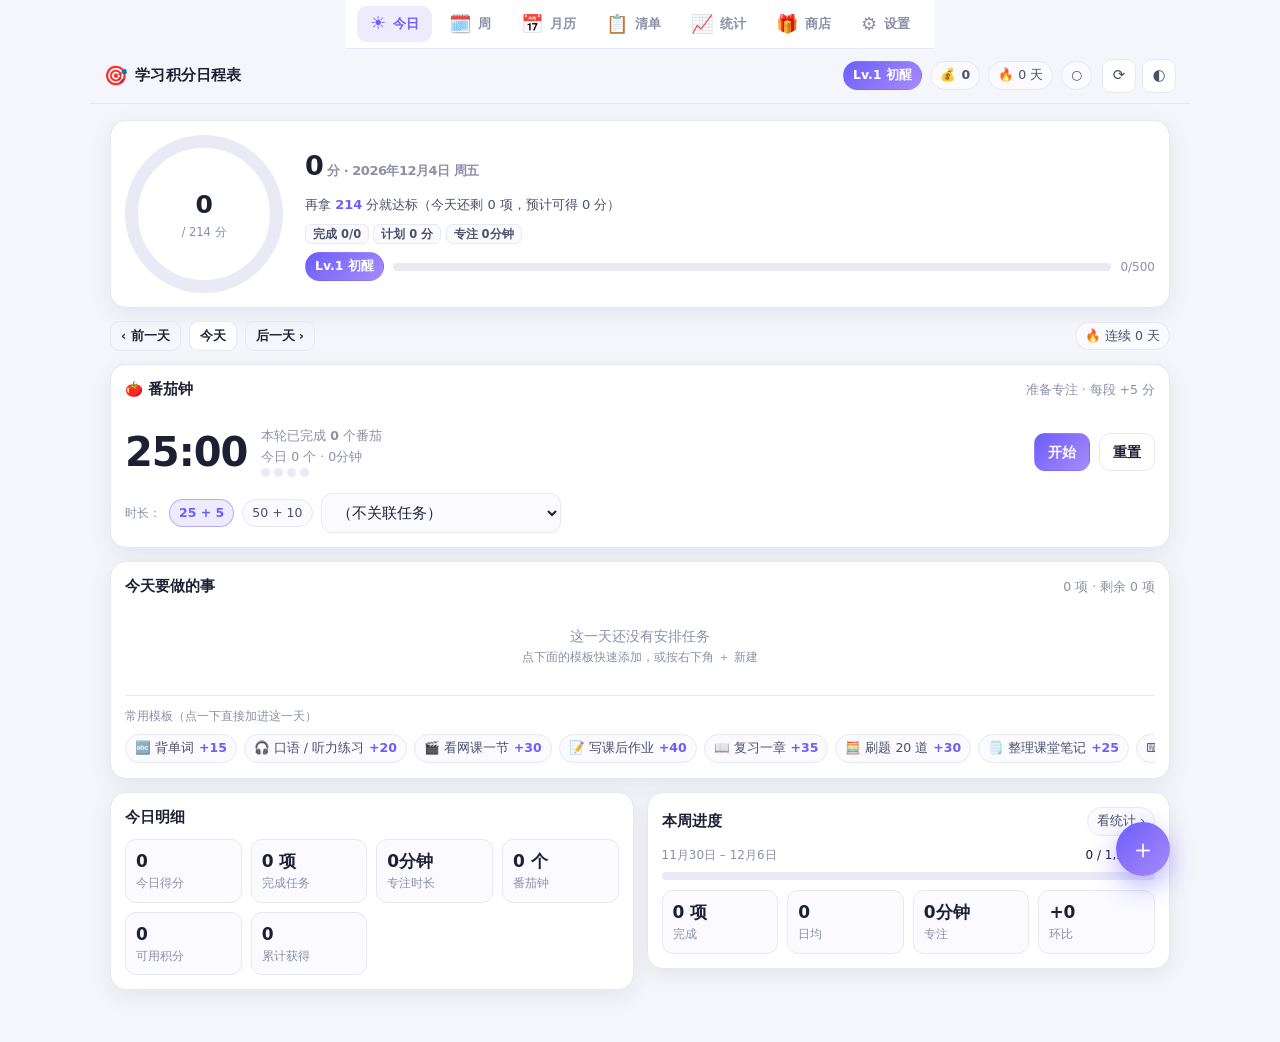
<file: 日程表/index.html>
<!DOCTYPE html>
<html lang="zh-CN">
<head>
<meta charset="utf-8">
<meta name="viewport" content="width=device-width, initial-scale=1, viewport-fit=cover">
<meta name="description" content="学习积分日程表：任务清单 + 积分激励 + 番茄钟 + 多设备同步">
<meta name="theme-color" content="#6d5efc">
<meta name="apple-mobile-web-app-capable" content="yes">
<meta name="mobile-web-app-capable" content="yes">
<meta name="apple-mobile-web-app-status-bar-style" content="black-translucent">
<title>学习积分日程表</title>
<link rel="manifest" href="manifest.webmanifest">
<link rel="icon" href="icons/icon-32.png" sizes="32x32">
<link rel="icon" href="icons/icon-192.png" sizes="192x192">
<link rel="apple-touch-icon" href="icons/icon-180.png">
<link rel="stylesheet" href="styles.css?v=3">
</head>
<body>
<div id="app">
  <header class="topbar">
    <div class="brand">
      <span class="logo">🎯</span>
      <span id="brandName" class="brand-name">学习积分日程表</span>
    </div>
    <div id="topStats" class="top-stats"></div>
    <div class="top-actions">
      <button class="icon-btn" id="syncBtn" data-action="sync" data-mode="both" title="立即同步">⟳</button>
      <button class="icon-btn" id="themeBtn" data-action="toggle-theme" title="切换深浅色">◐</button>
    </div>
  </header>

  <div id="reminderBar" class="reminder-bar" hidden></div>

  <main id="view" class="main"></main>

  <nav id="tabbar" class="tabbar"></nav>
  <button id="fab" class="fab" data-action="new-task" title="新建任务">＋</button>
</div>

<div id="sheet" class="sheet-backdrop" hidden>
  <div class="sheet" id="sheetInner" role="dialog" aria-modal="true"></div>
</div>
<div id="toast" class="toast" hidden></div>
<div id="confetti" class="confetti-layer" aria-hidden="true"></div>

<script src="js/util.js?v=3"></script>
<script src="js/store.js?v=3"></script>
<script src="js/logic.js?v=3"></script>
<script src="js/charts.js?v=3"></script>
<script src="js/ics.js?v=3"></script>
<script src="js/gist.js?v=3"></script>
<script src="app.js?v=3"></script>
</body>
</html>
</file>
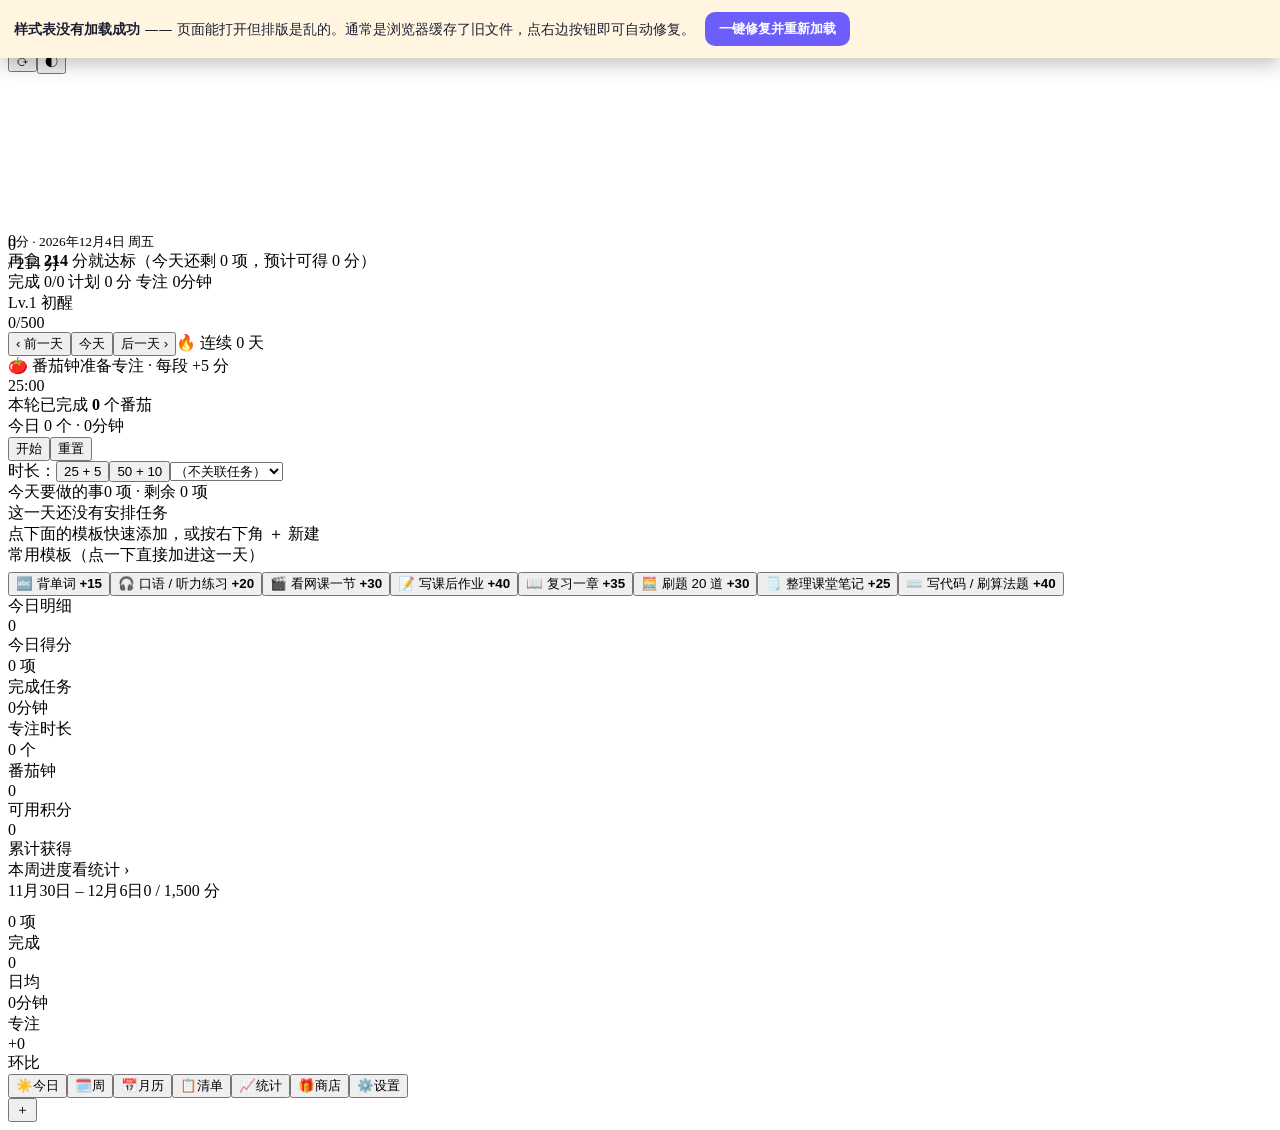
<file: 日程表/test/broken.html>
<!DOCTYPE html>
<html lang="zh-CN">
<head>
<meta charset="utf-8">
<meta name="viewport" content="width=device-width, initial-scale=1">
<title>broken-assets</title>
<script>
  window.__errors = [];
  window.onerror = function (m, s, l) { window.__errors.push('错误: ' + m + ' @' + l); };
</script>
<!-- 故意不引入 styles.css：用来验证程序能不能自己发现"样式没加载"并给出修复入口 -->
</head>
<body>
<div id="app">
  <header class="topbar">
    <div class="brand"><span class="logo">🎯</span><span id="brandName"></span></div>
    <div id="topStats" class="top-stats"></div>
    <div class="top-actions"><button class="icon-btn" id="syncBtn" data-action="sync" data-mode="both">⟳</button><button class="icon-btn" id="themeBtn" data-action="toggle-theme">◐</button></div>
  </header>
  <div id="reminderBar" class="reminder-bar" hidden></div>
  <main id="view" class="main"></main>
  <nav id="tabbar" class="tabbar"></nav>
  <button id="fab" class="fab" data-action="new-task">＋</button>
</div>
<div id="sheet" class="sheet-backdrop" hidden><div class="sheet" id="sheetInner"></div></div>
<div id="toast" class="toast" hidden></div>
<div id="confetti" class="confetti-layer"></div>
<pre id="smoke" style="position:fixed;left:-9999px"></pre>

<script src="../js/util.js"></script>
<script src="../js/store.js"></script>
<script src="../js/logic.js"></script>
<script src="../js/charts.js"></script>
<script src="../js/ics.js"></script>
<script src="../js/gist.js"></script>
<script src="../app.js"></script>
<script>
(function () {
  function q(s) { return document.querySelector(s); }
  window.addEventListener('load', function () {
    setTimeout(function () {
      var bar = q('#repairBar');
      var hasBtn = bar && /一键修复/.test(bar.textContent);
      var out = [
        (bar ? '✓' : '✗') + ' 样式缺失时出现修复提示条',
        (hasBtn ? '✓' : '✗') + ' 提示条里有"一键修复"按钮',
        (bar && bar.getAttribute('style') && bar.getAttribute('style').indexOf('position:fixed') >= 0 ? '✓' : '✗') + ' 提示条自带内联样式（不依赖 styles.css）',
        (q('#view').innerHTML.length > 800 ? '✓' : '✗') + ' 即使没有样式，程序本身仍能渲染',
        (window.__errors.length === 0 ? '✓' : '✗') + ' 无脚本报错'
      ];
      var pass = out.filter(function (l) { return l.indexOf('✓') === 0; }).length;
      document.getElementById('smoke').textContent =
        'BROKEN_RESULT pass=' + pass + ' fail=' + (out.length - pass) + '\n' + out.join('\n') +
        (window.__errors.length ? '\nERRORS:\n' + window.__errors.join('\n') : '');
      document.title = 'BROKEN ' + pass + '/' + out.length;
    }, 900);
  });
})();
</script>
</body>
</html>
</file>
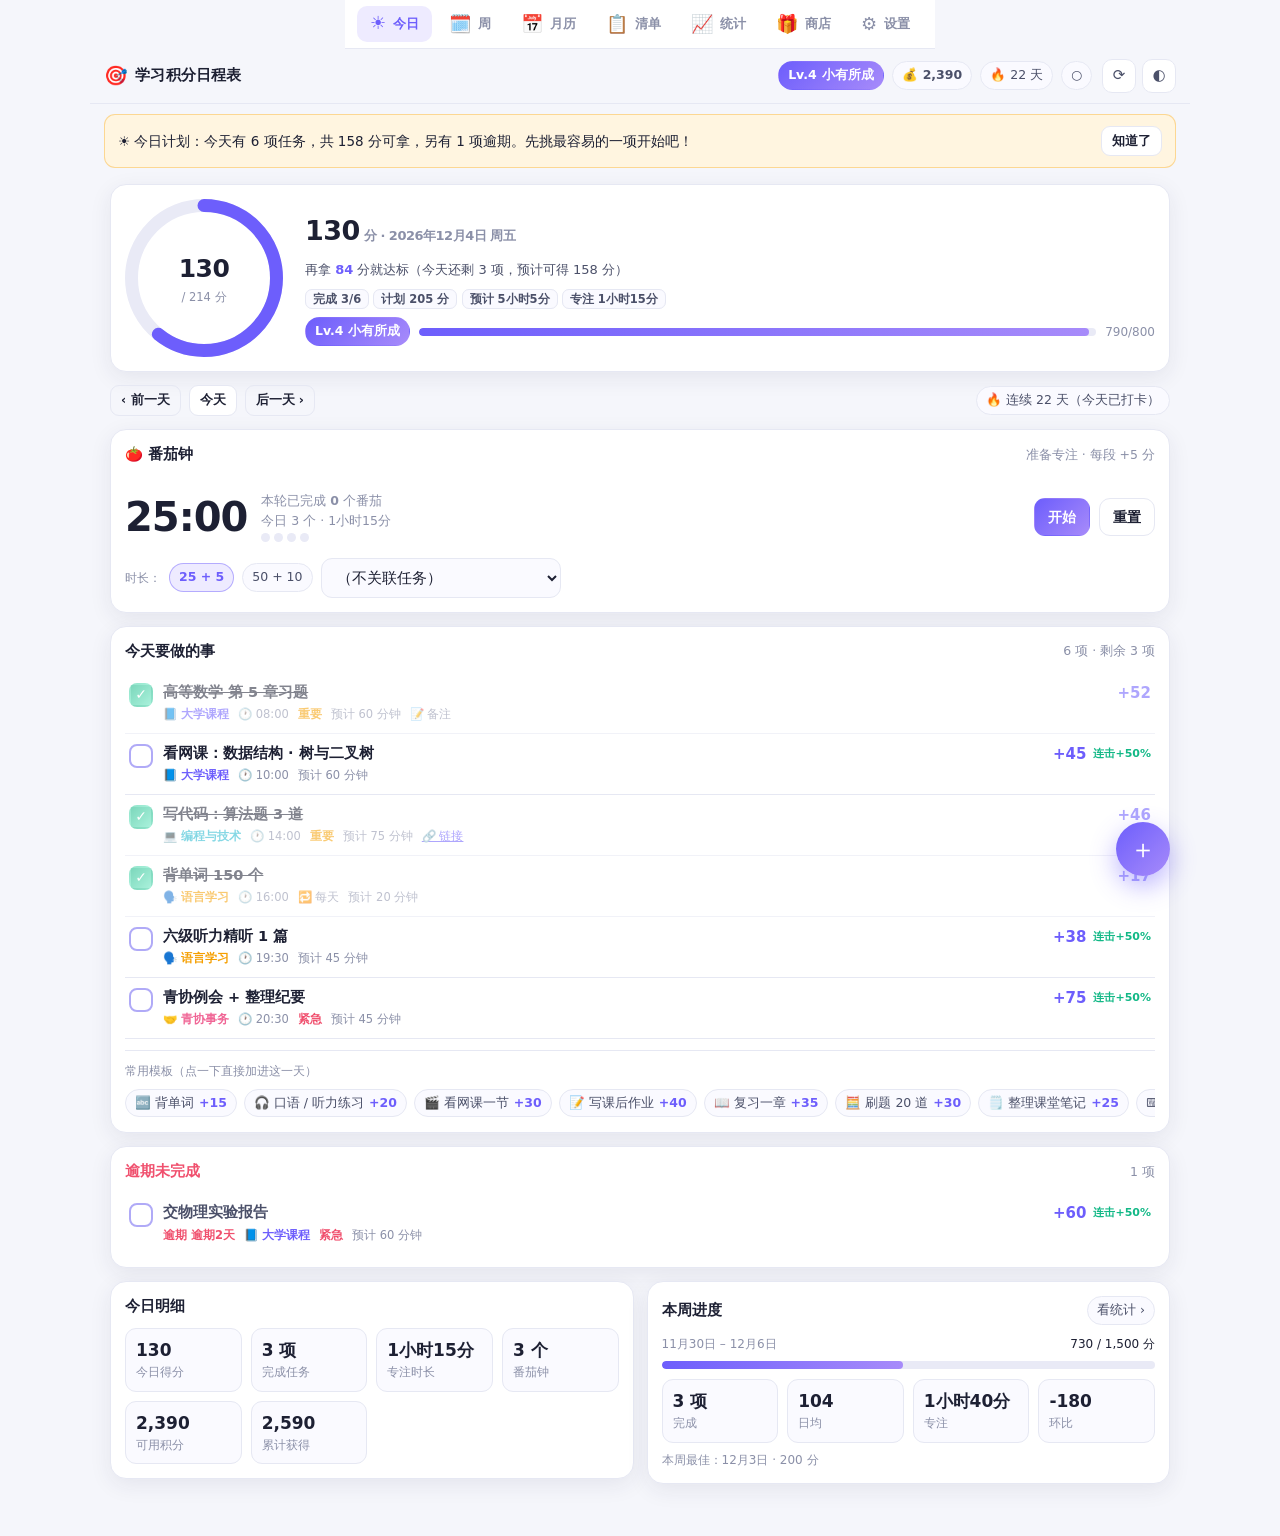
<file: 日程表/test/seed.html>
<!DOCTYPE html>
<html lang="zh-CN">
<head>
<meta charset="utf-8">
<title>生成演示数据…</title>
</head>
<body>
<p>正在生成本地演示数据…</p>
<script src="../js/util.js"></script>
<script src="../js/store.js"></script>
<script>
(function () {
  var U = window.U, Store = window.Store;
  var q = new URLSearchParams(location.search);
  var theme = q.get('theme') || 'light';
  var view = q.get('view') || 'today';

  var st = Store.initialState();
  st.settings.theme = theme;
  st.settings.weeklyGoal = 1500;
  st.settings.updatedAt = U.now();

  st.categories.push({ id: 'cat-thesis', name: '毕业设计', color: '#7048e8', icon: '🎓', updatedAt: U.now(), deleted: false });

  function task(o) {
    return Object.assign({
      id: U.uid('task'), title: '', points: 20, categoryId: null, date: '', time: '', repeat: null,
      important: false, urgent: false, estimateMin: 30, note: '', link: '', tags: [], order: 0,
      createdAt: U.now(), updatedAt: U.now(), deleted: false
    }, o);
  }
  var today = U.today();

  st.tasks = [
    task({ title: '高等数学 第 5 章习题', points: 45, categoryId: 'cat-course', date: today, time: '08:00', estimateMin: 60, important: true, note: 'P128 第 3、7、11 题' }),
    task({ title: '看网课：数据结构 · 树与二叉树', points: 30, categoryId: 'cat-course', date: today, time: '10:00', estimateMin: 60 }),
    task({ title: '写代码：算法题 3 道', points: 40, categoryId: 'cat-code', date: today, time: '14:00', estimateMin: 75, important: true, link: 'https://leetcode.cn/problemset/' }),
    task({ title: '背单词 150 个', points: 15, categoryId: 'cat-lang', date: U.addDays(today, -20), time: '16:00', repeat: { type: 'daily' }, estimateMin: 20 }),
    task({ title: '六级听力精听 1 篇', points: 25, categoryId: 'cat-lang', date: today, time: '19:30', estimateMin: 45 }),
    task({ title: '青协例会 + 整理纪要', points: 50, categoryId: 'cat-vol', date: today, time: '20:30', estimateMin: 45, urgent: true }),
    task({ title: '毕设开题报告：写研究背景', points: 80, categoryId: 'cat-thesis', date: U.addDays(today, 1), estimateMin: 120, important: true }),
    task({ title: '准备下周小组汇报 PPT', points: 60, categoryId: 'cat-course', date: U.addDays(today, 2), estimateMin: 90, important: true, urgent: true }),
    task({ title: '交物理实验报告', points: 40, categoryId: 'cat-course', date: U.addDays(today, -2), estimateMin: 60, urgent: true }),
    task({ title: '看技术文档：React 状态管理', points: 25, categoryId: 'cat-code', estimateMin: 40 }),
    task({ title: '每周复盘 + 下周计划', points: 30, categoryId: 'cat-other', date: U.addDays(today, -3), repeat: { type: 'weekly', days: [0] }, estimateMin: 30 })
  ];
  /* 今天已完成 3 项 */
  ['高等数学 第 5 章习题', '写代码：算法题 3 道', '背单词 150 个'].forEach(function (title) {
    var t = st.tasks.filter(function (x) { return x.title === title; })[0];
    var rec = {
      id: t.id + (t.repeat ? '@' + today : ''), key: t.id, taskId: t.id, title: t.title, categoryId: t.categoryId,
      date: today, at: new Date().toISOString(), base: t.points, bonusPercent: 15, bonus: Math.round(t.points * 0.15),
      points: t.points + Math.round(t.points * 0.15), minutes: 0, type: 'task', updatedAt: U.now(), deleted: false
    };
    st.completions.push(rec);
  });

  /* 过去 21 天的历史记录，让统计图好看 */
  var plan = [
    ['背单词 150 个', 'cat-lang', 15, 20],
    ['看网课：线性代数', 'cat-course', 30, 60],
    ['写代码：算法题', 'cat-code', 40, 60],
    ['六级听力精听', 'cat-lang', 25, 45],
    ['青协值班', 'cat-vol', 50, 90],
    ['毕设：读文献 2 篇', 'cat-thesis', 45, 60],
    ['复习专业课一章', 'cat-course', 35, 45]
  ];
  for (var d = 1; d <= 21; d++) {
    var date = U.addDays(today, -d);
    var n = 2 + ((d * 3) % 4);           // 每天 2~5 项
    if (d % 7 === 0) n = 1;              // 偶尔休息一天
    for (var i = 0; i < n; i++) {
      var p = plan[(d + i) % plan.length];
      var pts = p[2] + (i % 2 ? 5 : 0);
      st.completions.push({
        id: U.uid('c'), key: U.uid('k'), taskId: U.uid('t'), title: p[0], categoryId: p[1], date: date,
        at: date + 'T12:00:00.000Z', base: pts, bonusPercent: 0, bonus: 0, points: pts,
        minutes: 0, type: 'task', updatedAt: U.now(), deleted: false
      });
    }
    if (d % 3 === 0) {
      st.pomodoros.push({
        id: U.uid('pom'), taskId: null, date: date, at: date + 'T15:00:00.000Z', minutes: 25,
        type: 'focus', points: 5, updatedAt: U.now(), deleted: false
      });
    }
  }
  /* 今天的番茄钟 */
  for (var k = 0; k < 3; k++) {
    st.pomodoros.push({
      id: U.uid('pom'), taskId: null, date: today, at: new Date().toISOString(), minutes: 25,
      type: 'focus', points: 5, updatedAt: U.now(), deleted: false
    });
  }
  /* 一次兑换记录 */
  st.redemptions.push({
    id: U.uid('rd'), rewardId: 'rw-milktea', name: '一杯奶茶', cost: 200,
    at: U.addDays(today, -2) + 'T18:00:00.000Z', date: U.addDays(today, -2), updatedAt: U.now(), deleted: false
  });

  localStorage.setItem(Store.KEY, JSON.stringify(st));
  try { localStorage.removeItem('sps.fired'); } catch (e) { }
  location.replace('../index.html#' + view);
})();
</script>
</body>
</html>
</file>
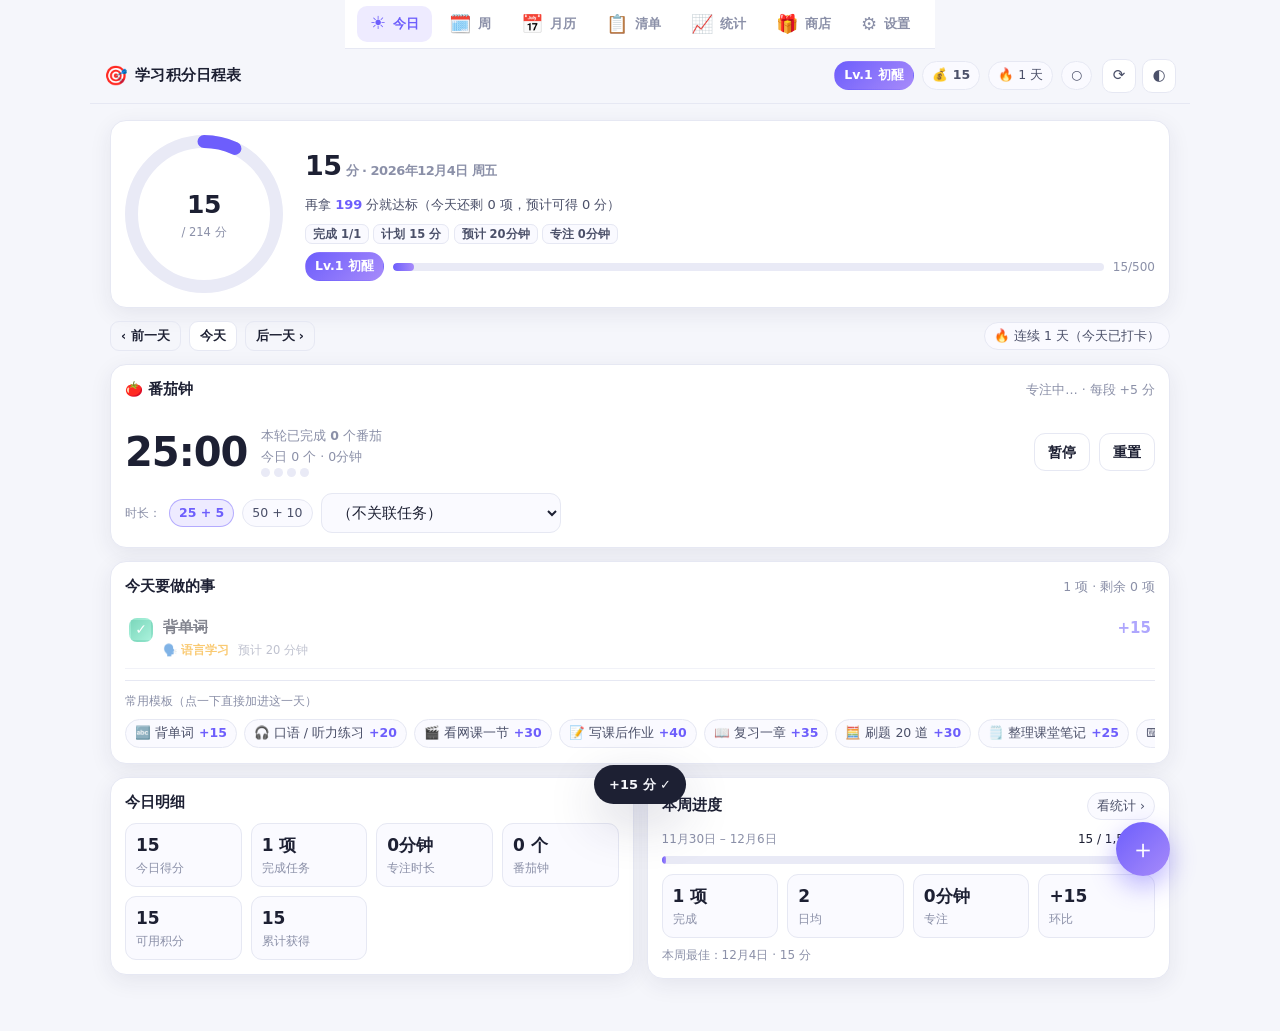
<file: 日程表/test/smoke.html>
<!DOCTYPE html>
<html lang="zh-CN">
<head>
<meta charset="utf-8">
<meta name="viewport" content="width=device-width, initial-scale=1">
<title>smoke</title>
<script>
  window.__errors = [];
  window.onerror = function (m, s, l, c) { window.__errors.push('错误: ' + m + ' @' + (s || '').split('/').pop() + ':' + l); };
  window.addEventListener('unhandledrejection', function (e) {
    window.__errors.push('未处理的 Promise: ' + ((e.reason && e.reason.message) || e.reason));
  });
  window.confirm = function () { return true; };
  window.alert = function () { };
</script>
<link rel="stylesheet" href="../styles.css">
</head>
<body>
<div id="app">
  <header class="topbar">
    <div class="brand"><span class="logo">🎯</span><span id="brandName"></span></div>
    <div id="topStats" class="top-stats"></div>
    <div class="top-actions"><button class="icon-btn" id="syncBtn" data-action="sync" data-mode="both">⟳</button><button class="icon-btn" id="themeBtn" data-action="toggle-theme">◐</button></div>
  </header>
  <div id="reminderBar" class="reminder-bar" hidden></div>
  <main id="view" class="main"></main>
  <nav id="tabbar" class="tabbar"></nav>
  <button id="fab" class="fab" data-action="new-task">＋</button>
</div>
<div id="sheet" class="sheet-backdrop" hidden><div class="sheet" id="sheetInner"></div></div>
<div id="toast" class="toast" hidden></div>
<div id="confetti" class="confetti-layer"></div>
<pre id="smoke" style="position:fixed;left:-9999px"></pre>

<script src="../js/util.js"></script>
<script src="../js/store.js"></script>
<script src="../js/logic.js"></script>
<script src="../js/charts.js"></script>
<script src="../js/ics.js"></script>
<script src="../js/gist.js"></script>
<script src="../app.js"></script>
<script>
(function () {
  var out = [], pass = 0, fail = 0;
  function ok(name, cond, extra) {
    if (cond) { pass++; out.push('✓ ' + name); }
    else { fail++; out.push('✗ ' + name + (extra !== undefined ? ' → ' + JSON.stringify(extra) : '')); }
  }
  function sleep(ms) { return new Promise(function (r) { setTimeout(r, ms); }); }
  function q(s) { return document.querySelector(s); }
  function qa(s) { return Array.prototype.slice.call(document.querySelectorAll(s)); }
  function click(el) {
    if (!el) throw new Error('元素不存在');
    el.dispatchEvent(new MouseEvent('click', { bubbles: true, cancelable: true }));
  }
  function setVal(el, v) {
    el.value = v;
    el.dispatchEvent(new Event('input', { bubbles: true }));
    el.dispatchEvent(new Event('change', { bubbles: true }));
  }
  /* 真实命中检测：模拟手指点击时，该位置最上层的元素是不是它自己
     （能发现"被遮罩盖住点不动"这类只靠派发事件测不出来的 bug） */
  function hit(selector) {
    var el = q(selector);
    if (!el) return false;
    if (el.scrollIntoView) el.scrollIntoView({ block: 'center' });
    var r = el.getBoundingClientRect();
    if (!r.width || !r.height) return false;
    var x = Math.min(Math.max(r.left + r.width / 2, 1), window.innerWidth - 1);
    var y = Math.min(Math.max(r.top + r.height / 2, 1), window.innerHeight - 1);
    var node = document.elementFromPoint(x, y);
    return !!node && (node === el || el.contains(node) || node.contains(el));
  }
  function displayOf(sel) {
    var el = q(sel);
    return el ? getComputedStyle(el).display : 'missing';
  }
  function report() {
    var text = 'SMOKE_RESULT pass=' + pass + ' fail=' + fail + '\n' + out.join('\n') +
      '\nERRORS(' + window.__errors.length + '):\n' + window.__errors.join('\n');
    document.getElementById('smoke').textContent = text;
    document.title = 'SMOKE ' + pass + '/' + (pass + fail) + ' err=' + window.__errors.length;
  }

  async function run() {
    localStorage.clear();
    location.reload && null;
    Store.replaceState(Store.initialState());

    /* ---- 首屏 ---- */
    ok('今日视图渲染出内容', q('#view').innerHTML.length > 800, q('#view').innerHTML.length);
    ok('底部导航 7 个入口', qa('#tabbar .tab').length === 7, qa('#tabbar .tab').length);
    ok('顶栏显示等级与积分', /Lv\.1/.test(q('#topStats').textContent) && /💰/.test(q('#topStats').textContent), q('#topStats').textContent);
    ok('进度环已绘制', !!q('.ring-svg'));
    ok('番茄钟卡片存在', !!q('#pomoClock'));
    ok('空状态提示模板', qa('.quick-add .chip').length > 5, qa('.quick-add .chip').length);

    /* ---- 点击可达性：保证没有浮层/遮罩挡住页面 ---- */
    ok('弹层遮罩默认不显示', displayOf('#sheet') === 'none', displayOf('#sheet'));
    ok('提醒条默认不显示', displayOf('#reminderBar') === 'none', displayOf('#reminderBar'));
    ok('提示条默认不显示', displayOf('#toast') === 'none', displayOf('#toast'));
    ok('悬浮＋按钮能真实点到', hit('#fab'));
    ok('顶栏同步按钮能真实点到', hit('#syncBtn'));
    ok('顶栏主题按钮能真实点到', hit('#themeBtn'));
    ok('底部导航能真实点到', hit('#tabbar .tab'));
    await sleep(600);
    ok('样式正常时不弹"修复提示条"', !q('#repairBar'));

    /* ---- 模板一键添加 ---- */
    var before = Store.alive('tasks').length;
    click(qa('.quick-add .chip')[0]);
    await sleep(30);
    ok('点模板后新增任务', Store.alive('tasks').length === before + 1, Store.alive('tasks').length);
    ok('任务行出现在今日视图', qa('#view .task').length >= 1, qa('#view .task').length);
    ok('任务行显示积分', /\+[\d,]+/.test(q('#view .task').textContent), q('#view .task').textContent);
    ok('任务写入本地存储', !!localStorage.getItem(Store.KEY));
    ok('任务行能真实点到', hit('#view .task'));
    ok('任务勾选框能真实点到', hit('#view .task .check'));
    ok('模板快捷按钮能真实点到', hit('.quick-add .chip'));

    /* ---- 完成 / 取消完成 ---- */
    click(q('#view .task .check'));
    await sleep(30);
    ok('完成后生成积分记录', Store.state.completions.filter(function (c) { return !c.deleted; }).length === 1);
    var first = Store.state.completions[0];
    ok('记录分值等于任务分值', first.points === Number(Store.alive('tasks')[0].points), { got: first.points, task: Store.alive('tasks')[0].points });
    ok('完成后任务行变灰勾选', !!q('#view .task.done'));
    ok('顶栏积分更新', /💰/.test(q('#topStats').textContent));
    click(q('#view .task .check'));
    await sleep(30);
    ok('取消完成后记录作废', Store.state.completions.filter(function (c) { return !c.deleted; }).length === 0);
    click(q('#view .task .check'));
    await sleep(30);

    /* ---- 一次性任务跨天不重复计数 ---- */
    var t0 = Store.alive('tasks')[0];
    ok('同一任务同日只算一次分', Logic.earnedOn(Store.state, U.today()) === Number(t0.points), Logic.earnedOn(Store.state, U.today()));

    /* ---- 番茄钟 ---- */
    var clockBefore = q('#pomoClock').textContent;
    click(q('[data-action="pomo-start"]'));
    await sleep(1200);
    var clockAfter = q('#pomoClock') ? q('#pomoClock').textContent : '';
    ok('番茄钟开始后倒计时', clockBefore !== clockAfter, { before: clockBefore, after: clockAfter });
    click(q('[data-action="pomo-pause"]'));
    await sleep(20);
    click(q('[data-action="pomo-preset"][data-preset="50/10"]'));
    await sleep(30);
    ok('切换 50/10 后时钟为 50:00', q('#pomoClock') && q('#pomoClock').textContent === '50:00', q('#pomoClock') && q('#pomoClock').textContent);
    click(q('[data-action="pomo-preset"][data-preset="25/5"]'));
    await sleep(20);
    /* 直接结束一段专注，验证加分 */
    var ptsBefore = Logic.earnedTotal(Store.state);
    Store.state.settings.pomodoro.award = 5;
    Logic.addPomodoro(Store.state, { minutes: 25, type: 'focus' });
    Store.touch();
    ok('番茄钟加分计入总分', Logic.earnedTotal(Store.state) === ptsBefore + 5, Logic.earnedTotal(Store.state) - ptsBefore);

    /* ---- 新建任务弹层 ---- */
    click(q('#fab'));
    await sleep(40);
    ok('新建弹层打开', q('#sheet').hidden === false && !!q('#f-title'));
    ok('弹层打开后遮罩显示为 flex', displayOf('#sheet') === 'flex', displayOf('#sheet'));
    ok('弹层输入框能真实点到', hit('#f-title'));
    ok('弹层遮罩没有挡住弹层自身', hit('#sheetInner'));
    ok('弹层有快捷分值按钮', qa('.quick-pts .chip').length === 8, qa('.quick-pts .chip').length);
    setVal(q('#f-title'), '复习数据结构第三章');
    click(q('[data-action="set-pts"][data-pts="40"]'));
    setVal(q('#f-time'), '19:30');
    var repSel = q('#f-repeat');
    setVal(repSel, 'weekly');
    await sleep(20);
    ok('选每周后出现星期选择器', q('#row-days').classList.contains('hidden') === false);
    click(q('[data-action="toggle-day-pick"][data-day="1"]'));
    click(q('[data-action="toggle-day-pick"][data-day="3"]'));
    click(q('[data-action="toggle-important"]'));
    await sleep(10);
    click(q('[data-action="save-task"]'));
    await sleep(40);
    var saved = Store.alive('tasks').filter(function (t) { return t.title === '复习数据结构第三章'; })[0];
    ok('重复任务已保存', !!saved, Store.alive('tasks').length);
    ok('重复规则正确', saved && saved.repeat.type === 'weekly' && saved.repeat.days.join() === '1,3', saved && saved.repeat);
    ok('积分与时间已保存', saved && saved.points === 40 && saved.time === '19:30', saved && { p: saved.points, t: saved.time });
    ok('重要标记已保存', saved && saved.important === true);
    ok('弹层已关闭', q('#sheet').hidden === true);
    ok('关闭后遮罩恢复隐藏', displayOf('#sheet') === 'none', displayOf('#sheet'));
    ok('关闭后任务行又能点到', hit('#view .task'));
    var nx = Logic.nextDate(Store.state, saved, U.today());
    ok('能算出下次出现日期（周一或周三）', nx && [1, 3].indexOf(U.weekday(nx)) >= 0, nx);

    /* ---- 编辑与删除 ---- */
    ui_edit: {
      var rows = qa('#view .task');
      click(rows[rows.length - 1]);
      await sleep(40);
      ok('点任务行打开编辑弹层', q('#sheet').hidden === false && !!q('#f-title'));
      ok('编辑弹层带删除按钮', !!q('[data-action="del-task"]'));
      setVal(q('#f-title'), '改过的标题');
      click(q('[data-action="save-task"]'));
      await sleep(40);
      ok('编辑后标题已更新', Store.alive('tasks').some(function (t) { return t.title === '改过的标题'; }));
    }

    /* ---- 各视图切换 ---- */
    var views = ['week', 'month', 'list', 'stats', 'shop', 'settings', 'today'];
    for (var i = 0; i < views.length; i++) {
      click(q('[data-action="tab"][data-view="' + views[i] + '"]'));
      await sleep(50);
      var len = q('#view').innerHTML.length;
      ok('视图 ' + views[i] + ' 有内容且无报错', len > 400, len);
    }
    click(q('[data-action="tab"][data-view="month"]'));
    await sleep(40);
    ok('月历 42 个格子', qa('.cal-cell').length === 42, qa('.cal-cell').length);
    click(q('[data-action="tab"][data-view="stats"]'));
    await sleep(40);
    ok('统计页有柱状图', qa('.bar-col').length >= 7, qa('.bar-col').length);
    ok('统计页有热力图 84 格', qa('.heat-cell').length >= 84, qa('.heat-cell').length);
    ok('统计页有周报进度环', !!q('.ring-svg'));
    click(q('[data-action="tab"][data-view="week"]'));
    await sleep(40);
    ok('周视图 7 天卡片', qa('.day-card').length === 7, qa('.day-card').length);
    click(q('[data-action="tab"][data-view="list"]'));
    await sleep(40);
    ok('清单页有搜索框', !!q('#listSearch'));
    setVal(q('#listSearch'), '数据结构');
    await sleep(320);
    ok('搜索能过滤任务', qa('#view .task').length >= 1 && q('#view').innerHTML.indexOf('数据结构') >= 0);
    setVal(q('#listSearch'), 'zzz不存在zzz');
    await sleep(320);
    ok('搜索无结果时提示', q('#view').textContent.indexOf('没有符合条件') >= 0);

    /* ---- 月历点某天打开日详情 ---- */
    click(q('[data-action="tab"][data-view="month"]'));
    await sleep(40);
    click(qa('.cal-cell')[20]);
    await sleep(40);
    ok('点日期打开当天弹层', q('#sheet').hidden === false && /年/.test(q('#sheetInner').textContent));
    click(q('[data-action="close-sheet"]'));
    await sleep(20);

    /* ---- 商店：赚分并兑换 ---- */
    click(q('[data-action="tab"][data-view="shop"]'));
    await sleep(40);
    ok('商店显示奖励卡片', qa('.shop-item').length >= 5, qa('.shop-item').length);
    var bigTask = { id: 'boost', title: '攒分', points: 2000, date: U.today(), tags: [], order: 0, deleted: false };
    Store.put('tasks', bigTask);
    Logic.completeTask(Store.state, Logic.taskById(Store.state, 'boost'), U.today());
    Store.touch();
    click(q('[data-action="tab"][data-view="shop"]'));
    await sleep(40);
    var availBefore = Logic.totals(Store.state).available;
    click(q('[data-action="redeem"]'));
    await sleep(60);
    ok('兑换后可用积分减少', Logic.totals(Store.state).available < availBefore, { before: availBefore, after: Logic.totals(Store.state).available });
    ok('兑换记录出现', qa('.history-row').length >= 1);
    var undoBtn = q('[data-action="undo-redeem"]');
    if (undoBtn) { click(undoBtn); await sleep(60); }
    ok('撤销兑换后积分退回', Logic.totals(Store.state).available === availBefore, Logic.totals(Store.state).available);

    /* ---- 设置项联动 ---- */
    click(q('[data-action="tab"][data-view="settings"]'));
    await sleep(50);
    ok('设置页有目标积分输入', !!q('[data-path="settings.weeklyGoal"]'));
    setVal(q('[data-path="settings.weeklyGoal"]'), '2000');
    await sleep(50);
    ok('改周目标后生效', Store.state.settings.weeklyGoal === 2000, Store.state.settings.weeklyGoal);
    ok('改周目标后每日目标自动跟随', Logic.dailyGoal(Store.state) === Math.round(2000 / 7), Logic.dailyGoal(Store.state));
    setVal(q('[data-path="settings.weeklyGoal"]'), '1500');
    await sleep(30);
    setVal(q('[data-path="settings.streak.enabled"]'), false);
    q('[data-path="settings.streak.enabled"]').checked = false;
    q('[data-path="settings.streak.enabled"]').dispatchEvent(new Event('change', { bubbles: true }));
    await sleep(30);
    ok('可关闭连击加成', Store.state.settings.streak.enabled === false);
    click(q('[data-action="set-accent"][data-color="#0ca678"]'));
    await sleep(30);
    ok('主色切换生效', Store.state.settings.accent === '#0ca678' && document.documentElement.style.getPropertyValue('--accent').trim() === '#0ca678');
    setVal(q('[data-path="settings.theme"]'), 'dark');
    await sleep(30);
    ok('深色主题生效', document.documentElement.getAttribute('data-theme') === 'dark');
    setVal(q('[data-path="settings.theme"]'), 'auto');
    await sleep(20);
    ok('新增分类按钮存在', !!q('[data-action="new-category"]'));
    click(q('[data-action="new-category"]'));
    await sleep(40);
    setVal(q('#c-name'), '毕业设计');
    click(q('[data-action="save-category"]'));
    await sleep(50);
    ok('分类已新增', Store.alive('categories').some(function (c) { return c.name === '毕业设计'; }));
    click(q('[data-action="new-template"]'));
    await sleep(40);
    setVal(q('#t-name'), '写周报');
    setVal(q('#t-points'), '25');
    click(q('[data-action="save-template"]'));
    await sleep(50);
    ok('模板已新增', Store.alive('templates').some(function (t) { return t.name === '写周报' && t.points === 25; }));

    /* ---- 导出功能 ---- */
    var ics = ICS.build(Store.state, { days: 30 });
    ok('ICS 含日历头', ics.indexOf('BEGIN:VCALENDAR') === 0 && ics.indexOf('END:VCALENDAR') > 0);
    ok('ICS 含带时间的任务', ics.indexOf('19:30'.replace(':', '')) > 0 || ics.indexOf('T193000') > 0, ics.slice(0, 0));
    ok('ICS 含每日提醒 RRULE', ics.indexOf('RRULE:FREQ=DAILY') > 0);
    ok('ICS 含提前 10 分钟提醒', ics.indexOf('TRIGGER:-PT10M') > 0);
    ok('ICS 行都遵守 75 字节折行', ics.split('\r\n').every(function (l) { return ICS.byteLen(l) <= 75; }));
    var payload = JSON.stringify(Store.toPayload());
    ok('可以导出 JSON 备份', payload.length > 200 && payload.indexOf('study-points-schedule') > 0);

    /* ---- 数据健壮性 ---- */
    var st = Store.state;
    ok('任务数正确', Store.alive('tasks').length >= 3, Store.alive('tasks').length);
    ok('无控制台错误', window.__errors.length === 0, window.__errors);
    report();
    document.body.setAttribute('data-smoke-done', '1');
  }

  window.addEventListener('load', function () {
    run().catch(function (e) {
      window.__errors.push('测试脚本异常: ' + (e && e.message));
      report();
      document.body.setAttribute('data-smoke-done', '1');
    });
  });
})();
</script>
</body>
</html>
</file>
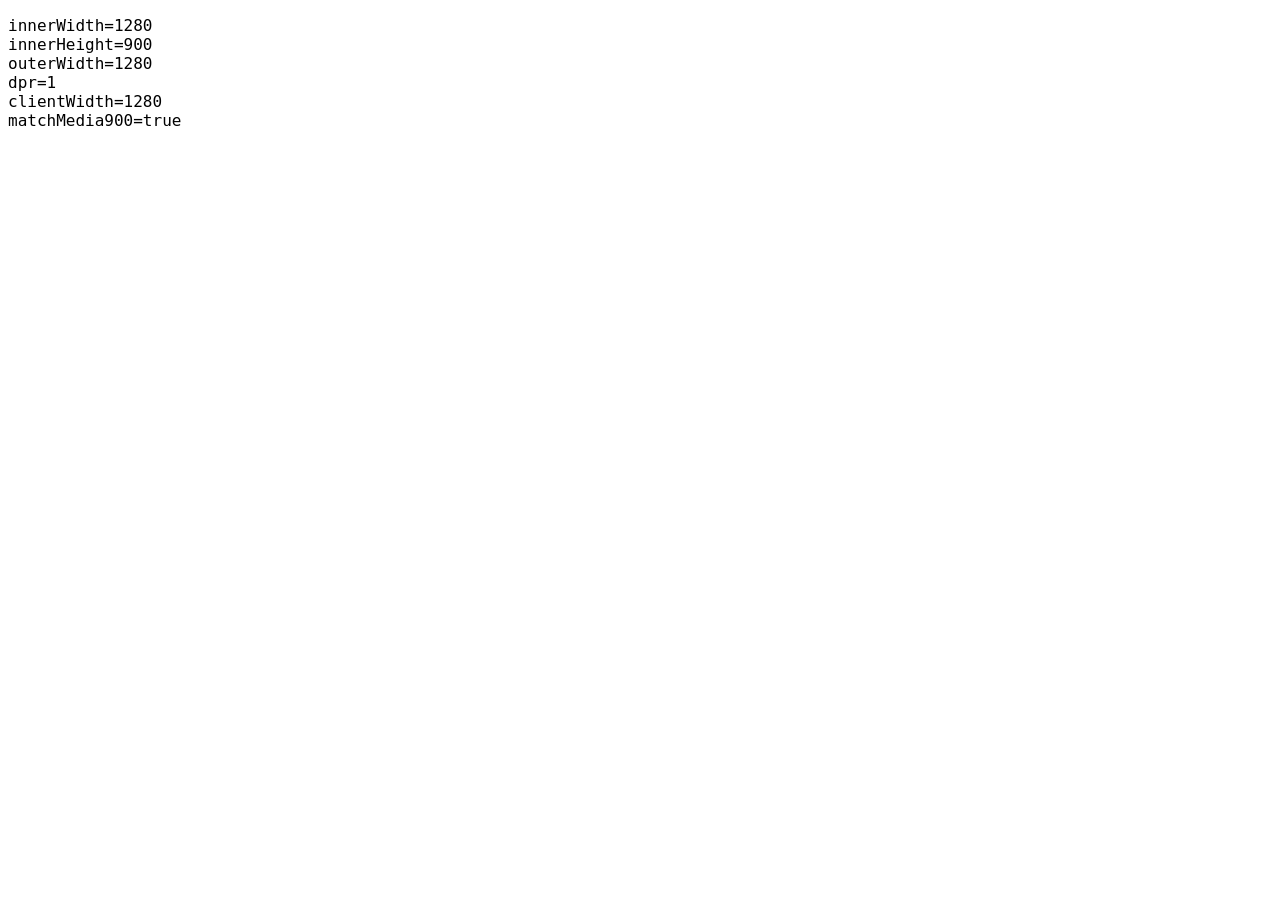
<file: 日程表/test/viewport.html>
<!DOCTYPE html>
<html lang="zh-CN"><head><meta charset="utf-8"><meta name="viewport" content="width=device-width, initial-scale=1"><title>vp</title></head>
<body style="font:16px sans-serif">
<pre id="vp"></pre>
<script>
document.getElementById('vp').textContent =
  'innerWidth=' + window.innerWidth +
  '\ninnerHeight=' + window.innerHeight +
  '\nouterWidth=' + window.outerWidth +
  '\ndpr=' + window.devicePixelRatio +
  '\nclientWidth=' + document.documentElement.clientWidth +
  '\nmatchMedia900=' + window.matchMedia('(min-width: 900px)').matches;
</script>
</body></html>
</file>
<file: 日程表/styles.css>
/* 学习积分日程表 — 样式：深蓝紫游戏化风格，浅色/深色自适应，手机优先 */

/* ---------------------------------------------------- 主题变量 */
:root {
  --accent: #6d5efc;
  --accent-2: #a78bfa;
  --accent-soft: #eeebff;
  --bg: #f5f6fb;
  --bg-2: #eceefb;
  --card: #ffffff;
  --card-2: #fafaff;
  --text: #1d2033;
  --text-2: #4b5069;
  --muted: #8b90a8;
  --line: #e6e8f3;
  --good: #12b886;
  --good-soft: #e6f8f1;
  --warn: #f59f00;
  --warn-soft: #fff5e0;
  --bad: #f0506e;
  --bad-soft: #ffedf1;
  --ring-track: #e9eaf6;
  --shadow: 0 6px 22px rgba(37, 41, 82, .08);
  --shadow-lg: 0 18px 50px rgba(37, 41, 82, .18);
  --radius: 16px;
  --radius-sm: 11px;
  --tap: 44px;
}
:root[data-theme="dark"] {
  --accent: #7d6dff;
  --accent-2: #b39dff;
  --accent-soft: #241f4d;
  --bg: #0f1020;
  --bg-2: #14162b;
  --card: #191b31;
  --card-2: #1f2138;
  --text: #eef0ff;
  --text-2: #c2c6e0;
  --muted: #8b90b5;
  --line: #2a2c48;
  --good: #26d0a0;
  --good-soft: #12352c;
  --warn: #ffb84d;
  --warn-soft: #3a2c12;
  --bad: #ff7591;
  --bad-soft: #3a1622;
  --ring-track: #2a2c48;
  --shadow: 0 6px 22px rgba(0, 0, 0, .35);
  --shadow-lg: 0 18px 50px rgba(0, 0, 0, .5);
}
@media (prefers-color-scheme: dark) {
  :root[data-theme="auto"] {
    --accent: #7d6dff; --accent-2: #b39dff; --accent-soft: #241f4d;
    --bg: #0f1020; --bg-2: #14162b; --card: #191b31; --card-2: #1f2138;
    --text: #eef0ff; --text-2: #c2c6e0; --muted: #8b90b5; --line: #2a2c48;
    --good: #26d0a0; --good-soft: #12352c; --warn: #ffb84d; --warn-soft: #3a2c12;
    --bad: #ff7591; --bad-soft: #3a1622; --ring-track: #2a2c48;
    --shadow: 0 6px 22px rgba(0,0,0,.35); --shadow-lg: 0 18px 50px rgba(0,0,0,.5);
  }
}

/* ---------------------------------------------------- 基础 */
* { box-sizing: border-box; -webkit-tap-highlight-color: transparent; }
html, body { margin: 0; padding: 0; }
body {
  background: var(--bg);
  color: var(--text);
  font: 15px/1.5 system-ui, -apple-system, "Segoe UI", "Microsoft YaHei", "PingFang SC", sans-serif;
  overscroll-behavior-y: none;
}
button, input, select, textarea { font: inherit; color: inherit; }
button { cursor: pointer; }
h1, h2, h3, h4 { margin: 0; font-weight: 700; }
a { color: var(--accent); }
/* 关键：作者样式里的 display 会盖掉浏览器默认的 [hidden]{display:none}，
   弹层遮罩、提醒条都设了 display:flex，必须显式让 hidden 生效 */
[hidden] { display: none !important; }
.hidden { display: none !important; }
.muted { color: var(--muted); }
.tiny { font-size: 12px; }
.good { color: var(--good); }
.bad { color: var(--bad); }
.warn { color: var(--warn); }
.center { text-align: center; }
.nowrap { white-space: nowrap; }

#app {
  max-width: 1100px;
  margin: 0 auto;
  min-height: 100vh;
  padding-bottom: calc(78px + env(safe-area-inset-bottom));
}

/* ---------------------------------------------------- 顶栏 */
.topbar {
  position: sticky; top: 0; z-index: 30;
  display: flex; align-items: center; gap: 10px;
  padding: calc(10px + env(safe-area-inset-top)) 14px 10px;
  background: color-mix(in srgb, var(--bg) 88%, transparent);
  backdrop-filter: saturate(1.4) blur(12px);
  border-bottom: 1px solid var(--line);
}
.brand { display: flex; align-items: center; gap: 7px; font-weight: 800; letter-spacing: .2px; }
.logo { font-size: 19px; }
.brand-name { font-size: 15px; white-space: nowrap; }
.top-stats { display: flex; align-items: center; gap: 8px; margin-left: auto; flex-wrap: wrap; justify-content: flex-end; }
.top-actions { display: flex; gap: 6px; }
.icon-btn {
  border: 1px solid var(--line); background: var(--card); color: var(--text-2);
  width: 34px; height: 34px; border-radius: 10px; display: inline-flex;
  align-items: center; justify-content: center; font-size: 15px; line-height: 1;
  transition: transform .12s ease, background .15s ease;
}
.icon-btn:active { transform: scale(.94); }
.icon-btn.on { color: #fff; background: var(--accent); border-color: transparent; }
.icon-btn.syncing { animation: spin 1s linear infinite; }
@keyframes spin { to { transform: rotate(360deg); } }

.reminder-bar {
  margin: 10px 14px 0; padding: 11px 13px; border-radius: var(--radius-sm);
  background: var(--warn-soft); color: var(--text); border: 1px solid color-mix(in srgb, var(--warn) 35%, transparent);
  display: flex; gap: 10px; align-items: center; font-size: 13.5px;
}
.reminder-bar .grow { flex: 1; }

/* ---------------------------------------------------- 通用组件 */
.main { padding: 12px 14px 20px; display: flex; flex-direction: column; gap: 13px; }
.card {
  background: var(--card); border: 1px solid var(--line); border-radius: var(--radius);
  padding: 14px; box-shadow: var(--shadow);
}
.card.tight { padding: 11px 12px; }
.card-head { display: flex; align-items: center; gap: 8px; margin-bottom: 10px; }
.card-title { font-size: 14.5px; font-weight: 700; }
.card-sub { font-size: 12.5px; color: var(--muted); margin-left: auto; }
.row { display: flex; align-items: center; gap: 9px; }
.row-between { display: flex; align-items: center; justify-content: space-between; gap: 9px; }
.row-wrap { display: flex; align-items: center; gap: 8px; flex-wrap: wrap; }
.grow { flex: 1; min-width: 0; }
.divider { height: 1px; background: var(--line); margin: 11px 0; }
.sep { width: 1px; height: 14px; background: var(--line); }

.btn {
  border: 1px solid var(--line); background: var(--card); color: var(--text);
  padding: 8px 13px; border-radius: var(--radius-sm); font-weight: 600; font-size: 13.5px;
  transition: transform .1s ease, filter .15s ease;
}
.btn:active { transform: scale(.97); }
.btn.primary { background: linear-gradient(135deg, var(--accent), var(--accent-2)); color: #fff; border-color: transparent; }
.btn.ghost { background: transparent; }
.btn.danger { color: var(--bad); border-color: color-mix(in srgb, var(--bad) 40%, transparent); background: transparent; }
.btn.small { padding: 5px 10px; font-size: 12.5px; border-radius: 9px; }
.btn.block { width: 100%; }
.btn:disabled { opacity: .45; cursor: not-allowed; }

.chip {
  display: inline-flex; align-items: center; gap: 5px; padding: 4px 9px;
  border-radius: 999px; background: var(--card-2); border: 1px solid var(--line);
  font-size: 12.5px; color: var(--text-2); white-space: nowrap;
}
.chip.active { background: var(--accent-soft); border-color: color-mix(in srgb, var(--accent) 45%, transparent); color: var(--accent); font-weight: 700; }
.chip.level { background: linear-gradient(135deg, var(--accent), var(--accent-2)); color: #fff; border-color: transparent; font-weight: 700; }
.chip-btn { cursor: pointer; }
.chip-btn:active { transform: scale(.96); }

.pts { font-weight: 800; color: var(--accent); font-variant-numeric: tabular-nums; }
.bonus { font-size: 11px; color: var(--good); font-weight: 700; }
.badge { padding: 2px 7px; border-radius: 7px; font-size: 11.5px; font-weight: 700; background: var(--card-2); border: 1px solid var(--line); }

.progress { height: 8px; border-radius: 99px; background: var(--ring-track); overflow: hidden; }
.progress > i { display: block; height: 100%; border-radius: 99px; background: linear-gradient(90deg, var(--accent), var(--accent-2)); transition: width .5s cubic-bezier(.2,.8,.2,1); }
.progress.good > i { background: linear-gradient(90deg, var(--good), #63e6be); }

.empty { text-align: center; color: var(--muted); padding: 18px 8px; font-size: 13.5px; }
.empty-hint { color: var(--muted); font-size: 13px; padding: 6px 0; }

/* ---------------------------------------------------- 进度环 */
.hero { display: flex; align-items: center; gap: 16px; flex-wrap: wrap; }
.hero-ring { flex: 0 0 auto; }
.hero-info { flex: 1; min-width: 190px; display: flex; flex-direction: column; gap: 9px; }
.hero-num { font-size: 27px; font-weight: 800; letter-spacing: -.5px; }
.hero-num small { font-size: 13px; font-weight: 600; color: var(--muted); margin-left: 4px; }
.hero-line { font-size: 13px; color: var(--text-2); }
.ring { position: relative; }
.ring-svg { display: block; }
.ring-fill { transition: stroke-dashoffset .7s cubic-bezier(.2,.8,.2,1); }
.ring-center { position: absolute; inset: 0; display: flex; flex-direction: column; align-items: center; justify-content: center; }
.ring-main { font-size: 25px; font-weight: 800; letter-spacing: -.5px; }
.ring-sub { font-size: 11.5px; color: var(--muted); margin-top: 1px; }

.level-line { display: flex; align-items: center; gap: 9px; }
.level-line .progress { flex: 1; }

/* ---------------------------------------------------- 柱状图 */
.bars { position: relative; display: flex; align-items: flex-end; gap: 5px; padding: 16px 0 0; }
.bar-col { flex: 1; display: flex; flex-direction: column; align-items: center; justify-content: flex-end; height: 100%; min-width: 0; }
.bar-val { font-size: 10.5px; color: var(--muted); font-variant-numeric: tabular-nums; height: 13px; }
.bar-track { flex: 1; width: 100%; display: flex; align-items: flex-end; }
.bar-fill {
  width: 100%; min-height: 3px; border-radius: 7px 7px 3px 3px;
  background: linear-gradient(180deg, var(--accent-2), color-mix(in srgb, var(--accent) 70%, transparent));
  transition: height .5s cubic-bezier(.2,.8,.2,1);
}
.bar-fill.is-today { background: linear-gradient(180deg, #ffd43b, var(--warn)); }
.bar-fill.is-hit { background: linear-gradient(180deg, #63e6be, var(--good)); }
.bar-lab { font-size: 10.5px; color: var(--muted); margin-top: 4px; white-space: nowrap; }
.goal-line { position: absolute; left: 0; right: 0; border-top: 1.5px dashed color-mix(in srgb, var(--good) 70%, transparent); pointer-events: none; }
.goal-line span { position: absolute; right: 0; top: -14px; font-size: 10px; color: var(--good); background: var(--card); padding: 0 4px; border-radius: 5px; }

/* ---------------------------------------------------- 横向条 */
.hbars { display: flex; flex-direction: column; gap: 9px; }
.hrow { display: grid; grid-template-columns: 108px 1fr auto; gap: 9px; align-items: center; }
.hname { font-size: 12.5px; color: var(--text-2); overflow: hidden; text-overflow: ellipsis; white-space: nowrap; }
.hicon { margin-right: 4px; }
.htrack { height: 9px; background: var(--ring-track); border-radius: 99px; overflow: hidden; }
.hfill { height: 100%; border-radius: 99px; transition: width .5s ease; }
.hval { font-size: 12.5px; font-variant-numeric: tabular-nums; text-align: right; min-width: 62px; }
.hval b { font-weight: 800; }
.hcount { display: block; font-size: 10.5px; color: var(--muted); }

/* ---------------------------------------------------- 热力图 */
.heat-wrap { overflow-x: auto; padding-bottom: 4px; }
.heat { display: flex; gap: 3px; width: 100%; max-width: 360px; }
.heat-col { flex: 1 0 0; display: flex; flex-direction: column; gap: 3px; position: relative; min-width: 0; }
.heat-month { position: absolute; top: -13px; left: 0; font-size: 9.5px; color: var(--muted); }
.heat-cell { width: 100%; aspect-ratio: 1 / 1; border-radius: 3.5px; background: var(--ring-track); }
.heat-cell.lv1 { background: color-mix(in srgb, var(--good) 28%, var(--ring-track)); }
.heat-cell.lv2 { background: color-mix(in srgb, var(--good) 52%, var(--ring-track)); }
.heat-cell.lv3 { background: color-mix(in srgb, var(--good) 76%, var(--ring-track)); }
.heat-cell.lv4 { background: var(--good); }
.heat-cell.future { opacity: .35; }
.heat-cell.today { outline: 1.5px solid var(--accent); outline-offset: 1px; }
.heat-legend { display: flex; align-items: center; gap: 4px; justify-content: flex-end; margin-top: 7px; font-size: 10.5px; color: var(--muted); }
.heat-legend i.heat-cell { width: 12px; height: 12px; aspect-ratio: auto; flex: 0 0 auto; display: inline-block; }

/* ---------------------------------------------------- 任务行 */
.task {
  display: flex; align-items: flex-start; gap: 10px; padding: 9px 4px;
  border-bottom: 1px solid var(--line); cursor: pointer;
}
.task:last-child { border-bottom: 0; }
.task.done { opacity: .55; }
.task.done .task-title { text-decoration: line-through; }
.check {
  flex: 0 0 auto; width: 24px; height: 24px; margin-top: 1px; border-radius: 8px;
  border: 2px solid color-mix(in srgb, var(--accent) 45%, var(--line));
  background: transparent; color: transparent; font-size: 14px; font-weight: 800;
  display: inline-flex; align-items: center; justify-content: center;
  transition: transform .12s ease, background .15s ease;
}
.check:active { transform: scale(.88); }
.task.done .check { background: linear-gradient(135deg, var(--good), #63e6be); border-color: transparent; color: #fff; }
.task-main { flex: 1; min-width: 0; }
.task-title { font-size: 14.5px; font-weight: 600; word-break: break-word; }
.task-meta { display: flex; flex-wrap: wrap; gap: 6px 9px; margin-top: 3px; font-size: 11.5px; color: var(--muted); align-items: center; }
.task-meta .cat { color: var(--text-2); font-weight: 600; }
.prio-u { color: var(--bad); font-weight: 700; }
.prio-i { color: var(--warn); font-weight: 700; }
.task-side { display: flex; align-items: center; gap: 7px; flex: 0 0 auto; }
.task-side .pts { font-size: 15px; }
.overdue-head { font-size: 12.5px; color: var(--bad); font-weight: 700; margin: 4px 0 2px; }
.task.overdue .task-title { color: var(--text-2); }

.quick-add { display: flex; gap: 7px; overflow-x: auto; padding: 3px 0 1px; scrollbar-width: none; }
.quick-add::-webkit-scrollbar { display: none; }
.quick-add .chip { flex: 0 0 auto; }
.add-inline { color: var(--accent); font-weight: 700; font-size: 12.5px; padding: 6px 2px; display: inline-block; }

/* ---------------------------------------------------- 番茄钟 */
.pomo { display: flex; flex-direction: column; gap: 11px; }
.pomo-top { display: flex; align-items: center; gap: 14px; flex-wrap: wrap; }
.pomo-clock { font-size: 40px; font-weight: 800; font-variant-numeric: tabular-nums; letter-spacing: -1px; }
.pomo-clock.break { color: var(--good); }
.pomo-meta { display: flex; flex-direction: column; gap: 2px; font-size: 12.5px; color: var(--muted); }
.pomo-task select { max-width: 240px; }
.pomo-dots { display: flex; gap: 4px; }
.pomo-dots i { width: 9px; height: 9px; border-radius: 50%; background: var(--ring-track); display: inline-block; }
.pomo-dots i.on { background: var(--accent); }

/* ---------------------------------------------------- 周视图 / 日卡 */
.day-card { padding: 11px 12px; }
.day-head { display: flex; align-items: center; gap: 8px; cursor: pointer; }
.day-name { font-weight: 800; font-size: 14px; }
.day-name.today { color: var(--accent); }
.day-date { font-size: 12px; color: var(--muted); }
.day-score { margin-left: auto; font-size: 12.5px; color: var(--text-2); font-variant-numeric: tabular-nums; }
.day-progress { flex: 0 0 74px; }
.day-body { margin-top: 5px; }
.day-body.collapsed { display: none; }

/* ---------------------------------------------------- 月历 */
.cal-head { display: flex; align-items: center; gap: 10px; }
.cal-title { font-size: 16px; font-weight: 800; }
.cal-week-head, .cal-grid { display: grid; grid-template-columns: repeat(7, 1fr); gap: 5px; }
.cal-week-head { margin-bottom: 5px; font-size: 11.5px; color: var(--muted); text-align: center; }
.cal-cell {
  position: relative; border-radius: 11px; border: 1px solid var(--line); background: var(--card-2);
  min-height: 62px; padding: 5px 6px; cursor: pointer; transition: transform .1s ease;
}
.cal-cell:active { transform: scale(.97); }
.cal-cell.out { opacity: .38; }
.cal-cell.today { border-color: var(--accent); box-shadow: 0 0 0 1px var(--accent) inset; }
.cal-cell.lv1 { background: color-mix(in srgb, var(--good) 12%, var(--card-2)); }
.cal-cell.lv2 { background: color-mix(in srgb, var(--good) 24%, var(--card-2)); }
.cal-cell.lv3 { background: color-mix(in srgb, var(--good) 38%, var(--card-2)); }
.cal-cell.lv4 { background: color-mix(in srgb, var(--good) 54%, var(--card-2)); }
.cal-num { font-size: 12.5px; font-weight: 700; }
.cal-pts { font-size: 11px; color: var(--good); font-weight: 800; margin-top: 1px; }
.cal-dots { display: flex; gap: 3px; flex-wrap: wrap; margin-top: 3px; }
.cal-dot { width: 5px; height: 5px; border-radius: 50%; background: var(--accent); }

/* ---------------------------------------------------- 统计 */
.stat-grid { display: grid; grid-template-columns: repeat(auto-fit, minmax(96px, 1fr)); gap: 9px; }
.stat { background: var(--card-2); border: 1px solid var(--line); border-radius: var(--radius-sm); padding: 9px 10px; }
.stat-num { font-size: 17px; font-weight: 800; font-variant-numeric: tabular-nums; white-space: nowrap; }
.stat-label { font-size: 11.5px; color: var(--muted); margin-top: 1px; }

/* ---------------------------------------------------- 商店 */
.shop-grid { display: grid; grid-template-columns: repeat(auto-fill, minmax(148px, 1fr)); gap: 10px; }
.shop-item { background: var(--card-2); border: 1px solid var(--line); border-radius: var(--radius-sm); padding: 11px; display: flex; flex-direction: column; gap: 7px; }
.shop-icon { font-size: 24px; }
.shop-name { font-weight: 700; font-size: 13.5px; }
.shop-foot { display: flex; align-items: center; gap: 7px; margin-top: auto; }
.history-row { display: flex; align-items: center; gap: 9px; padding: 7px 0; border-bottom: 1px solid var(--line); font-size: 13px; }
.history-row:last-child { border-bottom: 0; }

/* ---------------------------------------------------- 设置 */
.set-section { display: flex; flex-direction: column; gap: 9px; }
.set-row { display: flex; align-items: center; gap: 10px; }
.set-row.wrap { flex-wrap: wrap; }
.set-label { font-size: 13.5px; color: var(--text-2); flex: 1; min-width: 130px; }
.set-hint { font-size: 11.5px; color: var(--muted); }
.field { display: flex; flex-direction: column; gap: 5px; }
.field-label { font-size: 12.5px; color: var(--muted); font-weight: 600; }
.input, .select, .textarea {
  background: var(--card-2); border: 1px solid var(--line); border-radius: var(--radius-sm);
  padding: 9px 11px; width: 100%; min-width: 0; outline: none;
}
.input:focus, .select:focus, .textarea:focus { border-color: var(--accent); }
.input.num { width: 92px; text-align: center; font-weight: 700; }
.input.time { width: 118px; }
.textarea { min-height: 72px; resize: vertical; }
.switch { display: inline-flex; align-items: center; gap: 7px; cursor: pointer; font-size: 13.5px; }
.switch input { width: 18px; height: 18px; accent-color: var(--accent); }
.color-dots { display: flex; gap: 6px; flex-wrap: wrap; }
.color-dot { width: 24px; height: 24px; border-radius: 50%; border: 2px solid transparent; cursor: pointer; }
.color-dot.active { border-color: var(--text); }
.list-item { display: flex; align-items: center; gap: 9px; padding: 7px 0; border-bottom: 1px solid var(--line); }
.list-item:last-child { border-bottom: 0; }
.list-actions { display: flex; gap: 5px; margin-left: auto; }
.status-line { font-size: 12px; color: var(--muted); }
.status-line.ok { color: var(--good); }
.status-line.err { color: var(--bad); }

/* ---------------------------------------------------- 弹层 */
.sheet-backdrop {
  position: fixed; inset: 0; z-index: 60; background: rgba(12, 14, 32, .45);
  display: flex; align-items: flex-end; justify-content: center; backdrop-filter: blur(2px);
}
.sheet {
  background: var(--card); width: 100%; max-width: 620px; max-height: 92vh; overflow-y: auto;
  border-radius: 20px 20px 0 0; padding: 16px 15px calc(20px + env(safe-area-inset-bottom));
  box-shadow: var(--shadow-lg); animation: slideUp .22s cubic-bezier(.2,.8,.2,1);
}
@keyframes slideUp { from { transform: translateY(18px); opacity: .6; } to { transform: none; opacity: 1; } }
.sheet-head { display: flex; align-items: center; gap: 9px; margin-bottom: 12px; }
.sheet-title { font-size: 16px; font-weight: 800; }
.sheet-foot { display: flex; gap: 9px; margin-top: 14px; }
.sheet-foot .btn { flex: 1; }
.quick-pts { display: flex; gap: 6px; flex-wrap: wrap; }
.weekday-picker { display: flex; gap: 5px; }
.weekday-picker .chip-btn { width: 38px; justify-content: center; }
.prio-picker { display: flex; gap: 6px; flex-wrap: wrap; }
.form-grid { display: flex; flex-direction: column; gap: 12px; }

/* ---------------------------------------------------- 底部导航 */
.tabbar {
  position: fixed; bottom: 0; left: 0; right: 0; z-index: 40;
  display: flex; justify-content: space-around; align-items: stretch;
  background: color-mix(in srgb, var(--card) 94%, transparent);
  backdrop-filter: blur(12px);
  border-top: 1px solid var(--line);
  padding-bottom: env(safe-area-inset-bottom);
  max-width: 1100px; margin: 0 auto;
}
.tab {
  flex: 1; border: 0; background: transparent; color: var(--muted);
  display: flex; flex-direction: column; align-items: center; gap: 2px;
  padding: 8px 2px 7px; font-size: 10.5px; font-weight: 600;
}
.tab .tab-icon { font-size: 18px; line-height: 1; }
.tab.active { color: var(--accent); }
.tab.active .tab-icon { transform: translateY(-1px); }

.fab {
  position: fixed; right: 16px; bottom: calc(78px + env(safe-area-inset-bottom)); z-index: 45;
  width: 54px; height: 54px; border-radius: 50%; border: 0; color: #fff; font-size: 26px; line-height: 1;
  background: linear-gradient(135deg, var(--accent), var(--accent-2));
  box-shadow: 0 10px 26px color-mix(in srgb, var(--accent) 45%, transparent);
  transition: transform .12s ease;
}
.fab:active { transform: scale(.92); }

/* ---------------------------------------------------- 提示与撒花 */
.toast {
  position: fixed; left: 50%; bottom: calc(96px + env(safe-area-inset-bottom)); transform: translateX(-50%);
  z-index: 70; background: var(--text); color: var(--bg); padding: 10px 15px; border-radius: 999px;
  font-size: 13px; font-weight: 600; box-shadow: var(--shadow-lg); max-width: 88vw; text-align: center;
  animation: toastIn .2s ease;
}
@keyframes toastIn { from { opacity: 0; transform: translate(-50%, 8px); } to { opacity: 1; transform: translate(-50%, 0); } }
.confetti-layer { position: fixed; inset: 0; pointer-events: none; z-index: 80; overflow: hidden; }
.confetti-piece { position: absolute; width: 8px; height: 12px; border-radius: 2px; animation: fall linear forwards; }
@keyframes fall { to { transform: translateY(70vh) rotate(420deg); opacity: 0; } }
.pop { animation: pop .28s cubic-bezier(.2,1.4,.4,1); }
@keyframes pop { 0% { transform: scale(.94); } 60% { transform: scale(1.03); } 100% { transform: none; } }

/* ---------------------------------------------------- 桌面布局 */
@media (min-width: 900px) {
  #app { padding-bottom: 24px; display: flex; flex-direction: column; }
  .main { padding: 16px 20px 28px; }
  .tabbar {
    position: sticky; top: 0; bottom: auto; order: -1; max-width: none;
    justify-content: flex-start; gap: 4px; border-top: 0; border-bottom: 1px solid var(--line);
    padding: 6px 12px; border-radius: 0;
  }
  .tab { flex: 0 0 auto; flex-direction: row; gap: 7px; padding: 8px 13px; font-size: 13px; border-radius: 10px; }
  .tab.active { background: var(--accent-soft); }
  .fab { bottom: 24px; right: calc(50% - 550px + 20px); }
  .hero { gap: 22px; }
  .sheet-backdrop { align-items: center; }
  .sheet { border-radius: 20px; max-height: 88vh; margin: 0 16px; }
  .grid-2 { display: grid; grid-template-columns: 1fr 1fr; gap: 13px; align-items: start; }
}
@media (max-width: 899px) {
  .grid-2 { display: flex; flex-direction: column; gap: 13px; }
}
</file>
